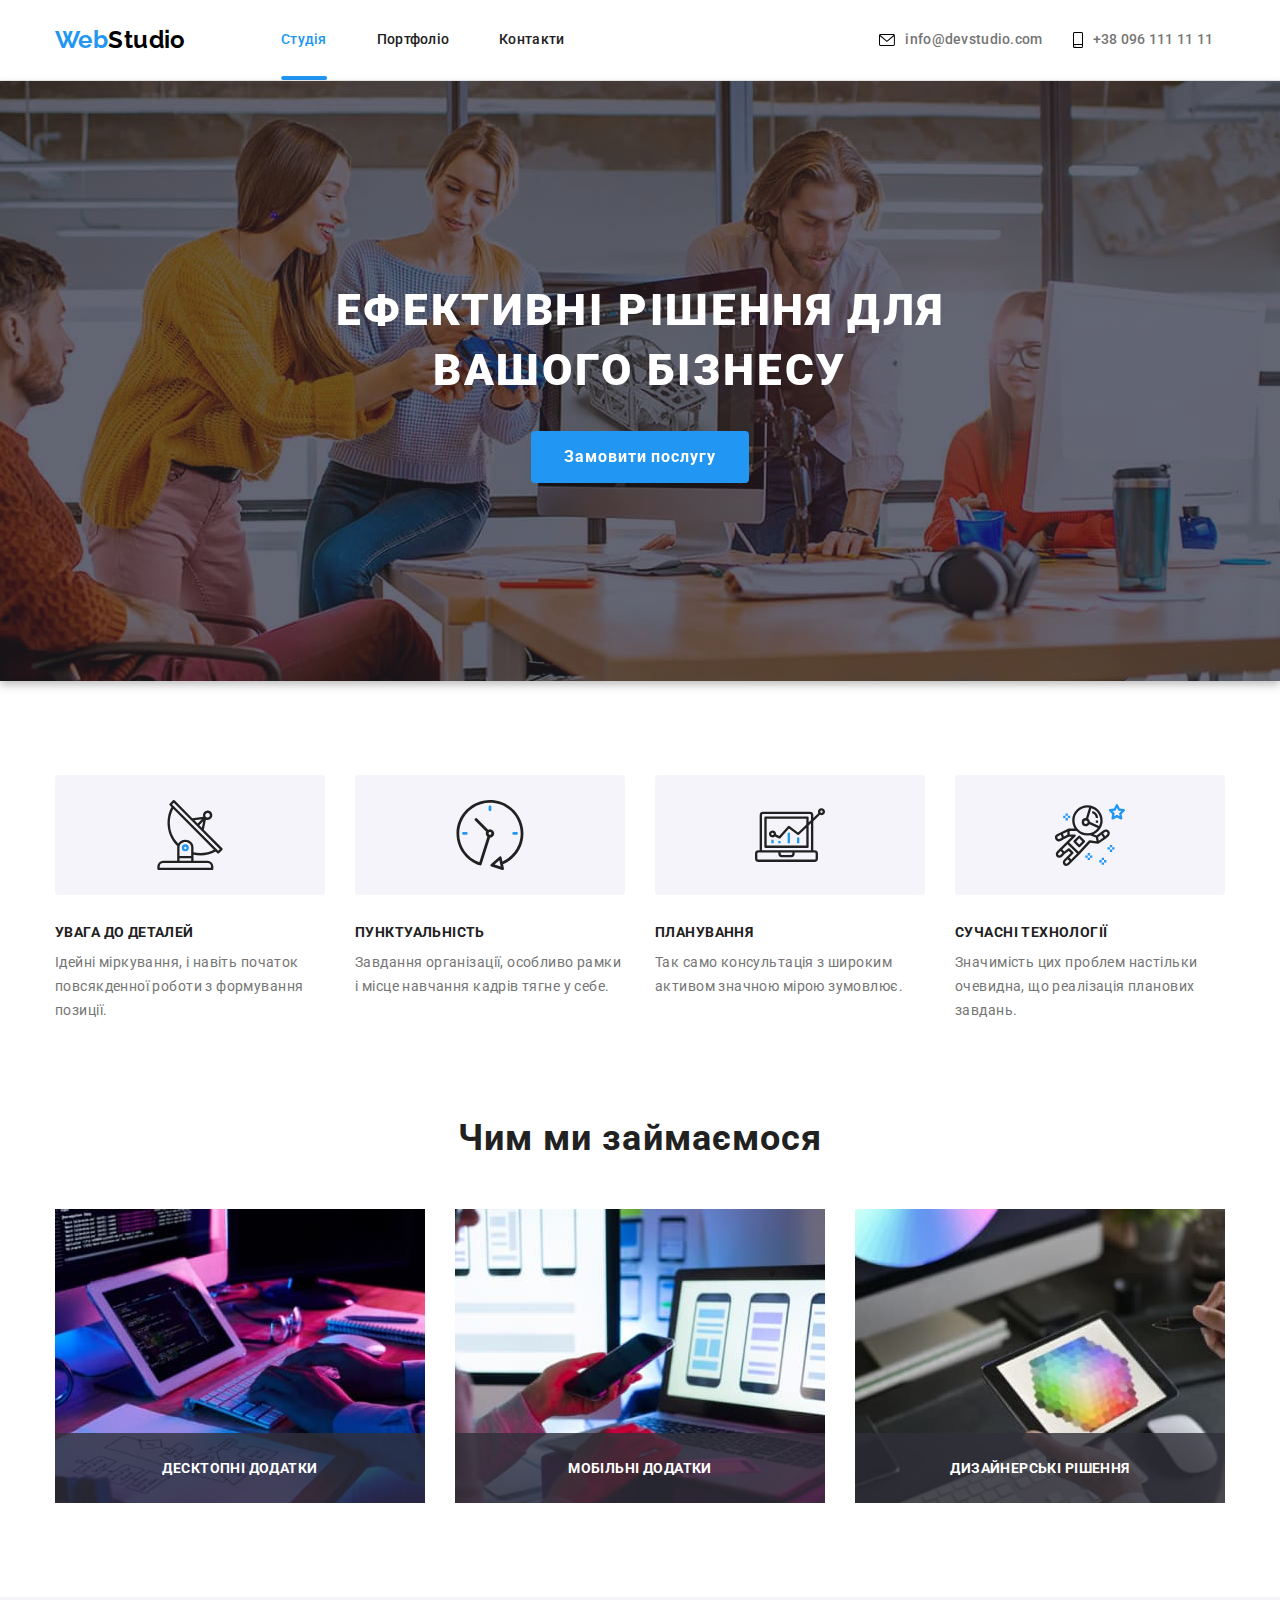
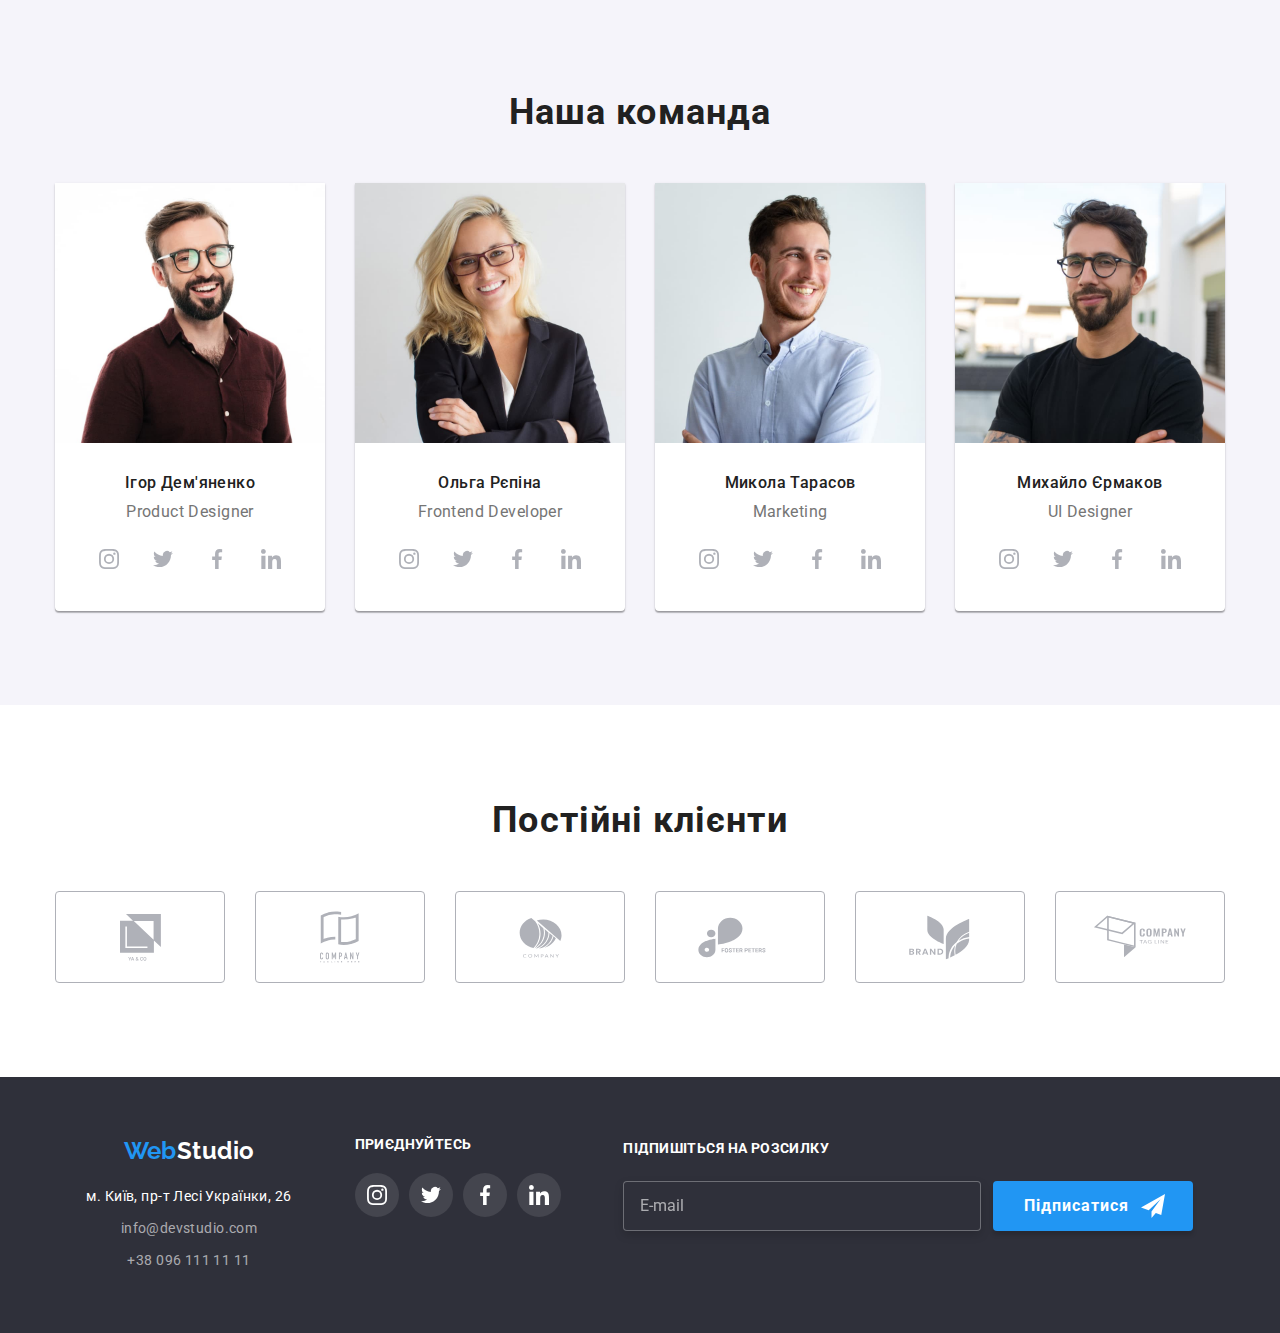
<file: index.html>
<!DOCTYPE html>
<html lang="uk">
  <head>
    <meta charset="UTF-8" />
    <meta http-equiv="X-UA-Compatible" content="IE=edge" />
    <meta name="viewport" content="width=device-width, initial-scale=1.0" />
    <link rel="preconnect" href="https://fonts.googleapis.com" />
    <link rel="preconnect" href="https://fonts.gstatic.com" crossorigin />
    <link
      href="https://fonts.googleapis.com/css2?family=Raleway:wght@700&family=Roboto:wght@400;500;700;900&display=swap"
      rel="stylesheet"
    />
    <link
      rel="stylesheet"
      href="https://cdnjs.cloudflare.com/ajax/libs/modern-normalize/1.1.0/modern-normalize.min.css"
    />
    <link rel="stylesheet" href="./css/main.min.css" />
    <title>Студія</title>
  </head>
  <body>
    <!-- Верхня лінія сайту -->

    <header class="header">
      <div class="header-nav container">
        <a href="./index.html" class="logo"
          ><span class="logo__first-word">Web</span>Studio</a
        >
        <!-- Мобільне меню -->

        <!-- Кнопка відкритя мобільного меню -->
        <button type="button" class="btn-open-menu" data-menu-open>
          <svg class="icon-open-mob-menu">
            <use href="./imeges/icons.svg#icon-open-menu-mob"></use>
          </svg>
        </button>

        <!-- Вікно мобільного меню -->
        <div class="mob-menu is-hidden" data-menu>
          <!-- Кнопка закритя мобільного меню -->
          <button type="button" class="btn-close-menu" data-menu-close>
            <svg class="icon-close-mob-menu">
              <use href="./imeges/icons.svg#icon-close-menu-mob"></use>
            </svg>
          </button>

          <!-- Вміст мобільного меню -->
          <ul class="mob-nav__list list">
            <li class="mob-nav__item">
              <a
                href="./index.html"
                class="mob-nav__link mob-nav__link__current link"
                >Студія</a
              >
            </li>
            <li class="mob-nav__item">
              <a href="./portfolio.html" class="mob-nav__link link"
                >Портфоліо</a
              >
            </li>
            <li class="mob-nav__item">
              <a href="" class="mob-nav__link link">Контакти</a>
            </li>
          </ul>

          <ul class="mob-contacts__list list">
            <li class="mob-contacts__item">
              <a href="tel:+380961111111" class="mob-contacts__link-tel link">
                +38 096 111 11 11
              </a>
            </li>
            <li class="mob-contacts__item">
              <a
                href="mailto:info@devstudio.com"
                class="mob-contacts__link-mob link"
              >
                info@devstudio.com</a
              >
            </li>
          </ul>
          <ul class="mob-soc__list list">
            <li class="mob-soc__item">
              <a href="" class="mob-soc__link link">Instagram</a>
            </li>
            <li class="mob-soc__item">
              <a href="" class="mob-soc__link link">Twitter</a>
            </li>
            <li class="mob-soc__item">
              <a href="" class="mob-soc__link link">Facebook</a>
            </li>
            <li class="mob-soc__item">
              <a href="" class="mob-soc__link link">LinkedIn</a>
            </li>
          </ul>
        </div>

        <!-- Навігація для планшетної та десктопної версії сайту -->
        <ul class="site-nav list">
          <li class="site-nav__item">
            <a
              href="./index.html"
              class="site-nav__link site-nav__link__current"
              >Студія</a
            >
          </li>
          <li class="site-nav__item">
            <a href="./portfolio.html" class="site-nav__link">Портфоліо</a>
          </li>
          <li class="site-nav__item">
            <a href="" class="site-nav__link">Контакти</a>
          </li>
        </ul>
        <ul class="list-contacts list">
          <li class="list-contacts__item">
            <a href="mailto:info@devstudio.com" class="list-contacts__link">
              <svg
                class="list-contacts__icon mail-icon"
                width="16px"
                height="12px"
              >
                <use href="./imeges/icons.svg#icon-envelope"></use>
              </svg>
              info@devstudio.com</a
            >
          </li>
          <li class="list-contacts__item">
            <a href="tel:+380961111111" class="list-contacts__link">
              <svg
                class="list-contacts__icon mobile-icon"
                width="10px"
                height="16px"
              >
                <use href="./imeges/icons.svg#icon-smartphone"></use>
              </svg>
              +38 096 111 11 11
            </a>
          </li>
        </ul>
      </div>
    </header>

    <!-- Шапка сайту -->

    <main>
      <section class="hero">
        <div class="hero-wrapp">
          <h1 class="hero-title">Ефективні рішення для вашого бізнесу</h1>
          <button type="button" class="hero-btn" data-modal-open>
            Замовити послугу
          </button>
        </div>
      </section>

      <!-- Переваги веб-студії -->

      <section class="section">
        <div class="benefits container">
          <h2 class="visually-hidden">Переваги веб-студії</h2>
          <ul class="benefits-list list">
            <li class="benefits-item">
              <div class="benefits-imeges">
                <svg width="70px" height="70px">
                  <use href="./imeges/icons.svg#icon-antenna"></use>
                </svg>
              </div>
              <h3 class="benefits-titles">УВАГА ДО ДЕТАЛЕЙ</h3>
              <p>
                Ідейні міркування, і навіть початок повсякденної роботи з
                формування позиції.
              </p>
            </li>
            <li class="benefits-item">
              <div class="benefits-imeges">
                <svg width="70px" height="70px">
                  <use href="./imeges/icons.svg#icon-clock"></use>
                </svg>
              </div>
              <h3 class="benefits-titles">ПУНКТУАЛЬНІСТЬ</h3>
              <p>
                Завдання організації, особливо рамки і місце навчання кадрів
                тягне у себе.
              </p>
            </li>
            <li class="benefits-item">
              <div class="benefits-imeges">
                <svg width="70px" height="70px">
                  <use href="./imeges/icons.svg#icon-diagram"></use>
                </svg>
              </div>
              <h3 class="benefits-titles">ПЛАНУВАННЯ</h3>
              <p>
                Так само консультація з широким активом значною мірою зумовлює.
              </p>
            </li>
            <li class="benefits-item">
              <div class="benefits-imeges">
                <svg width="70px" height="70px">
                  <use href="./imeges/icons.svg#icon-astronaut"></use>
                </svg>
              </div>
              <h3 class="benefits-titles">СУЧАСНІ ТЕХНОЛОГІЇ</h3>
              <p>
                Значимість цих проблем настільки очевидна, що реалізація
                планових завдань.
              </p>
            </li>
          </ul>
        </div>
      </section>

      <!-- Профіль веб-студії -->

      <section>
        <div class="speciality container">
          <h2 class="section-title">Чим ми займаємося</h2>
          <ul class="speciality-list list">
            <li class="item">
              <div class="speciality-wrapper">
                <img
                  srcset="
                    ./imeges/imeges-speciality/development.jpg    1x,
                    ./imeges/imeges-speciality/development-2x.jpg 2x
                  "
                  src="./imeges/imeges-speciality/development.jpg"
                  alt="Послуга розробки"
                  width="370"
                />
                <div class="speciality-text"><p>Десктопні додатки</p></div>
              </div>
            </li>
            <li class="item">
              <div class="speciality-wrapper">
                <img
                  srcset="
                    ./imeges/imeges-speciality/mobile-application.jpg    1x,
                    ./imeges/imeges-speciality/mobile-application-2x.jpg 2x
                  "
                  src="./imeges/imeges-speciality/mobile-application.jpg"
                  alt="Послуга розробки мобільних застусунків"
                  width="370"
                />
                <div class="speciality-text"><p>Мобільні додатки</p></div>
              </div>
            </li>
            <li class="item">
              <div class="speciality-wrapper">
                <img
                  srcset="
                    ./imeges/imeges-speciality/web-design.jpg    1x,
                    ./imeges/imeges-speciality/web-design-2x.jpg 2x
                  "
                  src="./imeges/imeges-speciality/web-design.jpg"
                  alt="Послуги веб дизайну"
                  width="370"
                />
                <div class="speciality-text"><p>Дизайнерські рішення</p></div>
              </div>
            </li>
          </ul>
        </div>
      </section>

      <!-- Команда працівників веб-студії -->

      <section class="team-section">
        <h2 class="section-title">Наша команда</h2>
        <ul class="specialists-list list container">
          <li class="specialist-card">
            <picture>
              <source
                srcset="
                  ./imeges/imeges-specialist/igor-demynenko-img-desktop.jpg    1x,
                  ./imeges/imeges-specialist/igor-demynenko-img-desktop-2x.jpg 2x
                "
                media="(min-width:1200px)"
              />
              <source
                srcset="
                  ./imeges/imeges-specialist/igor-demynenko-img-tablet.jpg    1x,
                  ./imeges/imeges-specialist/igor-demynenko-img-tablet-2x.jpg 2x
                "
                media="(min-width:768px)"
              />
              <source
                srcset="
                  ./imeges/imeges-specialist/igor-demynenko-img-mobile.jpg    1x,
                  ./imeges/imeges-specialist/igor-demynenko-img-mobile-2x.jpg 2x
                "
                media="(max-width:767px)"
              />
              <img
                class="photo"
                src="./imeges/imeges-specialist/igor-demynenko-img-mobile.jpg"
                alt="Чоловік в червоній сорочці в окулярах"
              />
            </picture>
            <div class="item-wrapper">
              <h3 class="specialists-title">Ігор Дем'яненко</h3>
              <p class="specialist-profession" lang="en">Product Designer</p>
            </div>
            <div>
              <ul class="social-network-list list">
                <li class="social-network-scroll">
                  <a href="" class="link">
                    <div class="social-network-wrapp">
                      <svg class="icon" width="20px" height="20px">
                        <use href="./imeges/icons.svg#icon-instagram"></use>
                      </svg>
                    </div>
                  </a>
                </li>
                <li class="social-network-scroll">
                  <a href="" class="link">
                    <div class="social-network-wrapp">
                      <svg class="icon" width="20px" height="20px">
                        <use href="./imeges/icons.svg#icon-twitter"></use>
                      </svg>
                    </div>
                  </a>
                </li>
                <li class="social-network-scroll">
                  <a href="" class="link">
                    <div class="social-network-wrapp">
                      <svg class="icon" width="20px" height="20px">
                        <use href="./imeges/icons.svg#icon-facebook"></use>
                      </svg>
                    </div>
                  </a>
                </li>
                <li class="social-network-scroll">
                  <a href="" class="link">
                    <div class="social-network-wrapp">
                      <svg class="icon" width="20px" height="20px">
                        <use href="./imeges/icons.svg#icon-linkedin"></use>
                      </svg>
                    </div>
                  </a>
                </li>
              </ul>
            </div>
          </li>
          <li class="specialist-card">
            <picture>
              <source
                srcset="
                  ./imeges/imeges-specialist/olga-repina-img-desktop.jpg    1x,
                  ./imeges/imeges-specialist/olga-repina-img-desktop-2x.jpg 2x
                "
                media="(min-width:1200px)"
              />
              <source
                srcset="
                  ./imeges/imeges-specialist/olga-repina-img-tablet.jpg    1x,
                  ./imeges/imeges-specialist/olga-repina-img-tablet-2x.jpg 2x
                "
                media="(min-width:768px)"
              />
              <source
                srcset="
                  ./imeges/imeges-specialist/olga-repina-img-mobile.jpg    1x,
                  ./imeges/imeges-specialist/olga-repina-img-mobile-2x.jpg 2x
                "
                media="(max-width:767px)"
              />
              <img
                class="photo"
                src="./imeges/imeges-specialist/olga-repina-img-mobile.jpg"
                alt="Жінка в чорному піджаку в окулярах"
              />
            </picture>
            <div class="item-wrapper">
              <h3 class="specialists-title">Ольга Рєпіна</h3>
              <p class="specialist-profession" lang="en">Frontend Developer</p>
            </div>
            <div>
              <ul class="social-network-list list">
                <li class="social-network-scroll">
                  <a href="" class="link">
                    <div class="social-network-wrapp">
                      <svg class="icon" width="20px" height="20px">
                        <use href="./imeges/icons.svg#icon-instagram"></use>
                      </svg>
                    </div>
                  </a>
                </li>
                <li class="social-network-scroll">
                  <a href="" class="link">
                    <div class="social-network-wrapp">
                      <svg class="icon" width="20px" height="20px">
                        <use href="./imeges/icons.svg#icon-twitter"></use>
                      </svg>
                    </div>
                  </a>
                </li>
                <li class="social-network-scroll">
                  <a href="" class="link">
                    <div class="social-network-wrapp">
                      <svg class="icon" width="20px" height="20px">
                        <use href="./imeges/icons.svg#icon-facebook"></use>
                      </svg>
                    </div>
                  </a>
                </li>
                <li class="social-network-scroll">
                  <a href="" class="link">
                    <div class="social-network-wrapp">
                      <svg class="icon" width="20px" height="20px">
                        <use href="./imeges/icons.svg#icon-linkedin"></use>
                      </svg>
                    </div>
                  </a>
                </li>
              </ul>
            </div>
          </li>
          <li class="specialist-card">
            <picture>
              <source
                srcset="
                  ./imeges/imeges-specialist/mykola-tarasov-img-desktop.jpg    1x,
                  ./imeges/imeges-specialist/mykola-tarasov-img-desktop-2x.jpg 2x
                "
                media="(min-width:1200px)"
              />
              <source
                srcset="
                  ./imeges/imeges-specialist/mykola-tarasov-img-tablet.jpg    1x,
                  ./imeges/imeges-specialist/mykola-tarasov-img-tablet-2x.jpg 2x
                "
                media="(min-width:768px)"
              />
              <source
                srcset="
                  ./imeges/imeges-specialist/mykola-tarasov-img-mobile.jpg    1x,
                  ./imeges/imeges-specialist/mykola-tarasov-img-mobile-2x.jpg 2x
                "
                media="(max-width:767px)"
              />
              <img
                class="photo"
                src="./imeges/imeges-specialist/mykola-tarasov-img-mobile.jpg"
                alt="Чоловік в голубій сорочці"
              />
            </picture>
            <div class="item-wrapper">
              <h3 class="specialists-title">Микола Тарасов</h3>
              <p class="specialist-profession" lang="en">Marketing</p>
            </div>
            <div>
              <ul class="social-network-list list">
                <li class="social-network-scroll">
                  <a href="" class="link">
                    <div class="social-network-wrapp">
                      <svg class="icon" width="20px" height="20px">
                        <use href="./imeges/icons.svg#icon-instagram"></use>
                      </svg>
                    </div>
                  </a>
                </li>
                <li class="social-network-scroll">
                  <a href="" class="link">
                    <div class="social-network-wrapp">
                      <svg class="icon" width="20px" height="20px">
                        <use href="./imeges/icons.svg#icon-twitter"></use>
                      </svg>
                    </div>
                  </a>
                </li>
                <li class="social-network-scroll">
                  <a href="" class="link">
                    <div class="social-network-wrapp">
                      <svg class="icon" width="20px" height="20px">
                        <use href="./imeges/icons.svg#icon-facebook"></use>
                      </svg>
                    </div>
                  </a>
                </li>
                <li class="social-network-scroll">
                  <a href="" class="link">
                    <div class="social-network-wrapp">
                      <svg class="icon" width="20px" height="20px">
                        <use href="./imeges/icons.svg#icon-linkedin"></use>
                      </svg>
                    </div>
                  </a>
                </li>
              </ul>
            </div>
          </li>
          <li class="specialist-card">
            <picture>
              <source
                srcset="
                  ./imeges/imeges-specialist/myhailo-yermakov-img-desktop.jpg    1x,
                  ./imeges/imeges-specialist/myhailo-yermakov-img-desktop-2x.jpg 2x
                "
                media="(min-width:1200px)"
              />
              <source
                srcset="
                  ./imeges/imeges-specialist/myhailo-yermakov-img-tablet.jpg    1x,
                  ./imeges/imeges-specialist/myhailo-yermakov-img-tablet-2x.jpg 2x
                "
                media="(min-width:768px)"
              />
              <source
                srcset="
                  ./imeges/imeges-specialist/myhailo-yermakov-img-mobile.jpg    1x,
                  ./imeges/imeges-specialist/myhailo-yermakov-img-mobile-2x.jpg 2x
                "
                media="(max-width:767px)"
              />
              <img
                class="photo"
                src="./imeges/imeges-specialist/myhailo-yermakov-img-mobile.jpg"
                alt="Чоловік в черній футболці в окулярах"
              />
            </picture>
            <div class="item-wrapper">
              <h3 class="specialists-title">Михайло Єрмаков</h3>
              <p class="specialist-profession" lang="en">UI Designer</p>
            </div>
            <div>
              <ul class="social-network-list list">
                <li class="social-network-scroll">
                  <a href="" class="link">
                    <div class="social-network-wrapp">
                      <svg class="icon" width="20px" height="20px">
                        <use href="./imeges/icons.svg#icon-instagram"></use>
                      </svg>
                    </div>
                  </a>
                </li>
                <li class="social-network-scroll">
                  <a href="" class="link">
                    <div class="social-network-wrapp">
                      <svg class="icon" width="20px" height="20px">
                        <use href="./imeges/icons.svg#icon-twitter"></use>
                      </svg>
                    </div>
                  </a>
                </li>
                <li class="social-network-scroll">
                  <a href="" class="link">
                    <div class="social-network-wrapp">
                      <svg class="icon" width="20px" height="20px">
                        <use href="./imeges/icons.svg#icon-facebook"></use>
                      </svg>
                    </div>
                  </a>
                </li>
                <li class="social-network-scroll">
                  <a href="" class="link">
                    <div class="social-network-wrapp">
                      <svg class="icon" width="20px" height="20px">
                        <use href="./imeges/icons.svg#icon-linkedin"></use>
                      </svg>
                    </div>
                  </a>
                </li>
              </ul>
            </div>
          </li>
        </ul>
      </section>

      <!-- Постійні клієнти -->

      <section class="container clients">
        <h2 class="section-title">Постійні клієнти</h2>
        <ul class="clients-list list">
          <li class="clients-scroll">
            <a href="" class="link">
              <div class="clients-wrapp">
                <svg width="41px" height="47px">
                  <use href="./imeges/icons.svg#icon-yaco-company"></use>
                </svg>
              </div>
            </a>
          </li>
          <li class="clients-scroll">
            <a href="" class="link">
              <div class="clients-wrapp">
                <svg width="40px" height="52px">
                  <use href="./imeges/icons.svg#icon-tagline-company"></use>
                </svg>
              </div>
            </a>
          </li>
          <li class="clients-scroll">
            <a href="" class="link">
              <div class="clients-wrapp">
                <svg width="43px" height="41px">
                  <use href="./imeges/icons.svg#icon-object"></use>
                </svg>
              </div>
            </a>
          </li>
          <li class="clients-scroll">
            <a href="" class="link">
              <div class="clients-wrapp">
                <svg width="84px" height="41px">
                  <use href="./imeges/icons.svg#icon-foster-peters"></use>
                </svg>
              </div>
            </a>
          </li>
          <li class="clients-scroll">
            <a href="" class="link">
              <div class="clients-wrapp">
                <svg width="63px" height="45px">
                  <use href="./imeges/icons.svg#icon-brand"></use>
                </svg>
              </div>
            </a>
          </li>
          <li class="clients-scroll">
            <a href="" class="link">
              <div class="clients-wrapp">
                <svg width="94px" height="44px">
                  <use href="./imeges/icons.svg#icon-cube-tagline"></use>
                </svg>
              </div>
            </a>
          </li>
        </ul>
      </section>
    </main>

    <!-- Нижня лінія сайту -->

    <footer class="footer">
      <div class="container footer-container">
        <div class="container-logo-adress">
          <div class="logo-footer">
            <a href="./index.html" class="logo-footer-link link"
              ><span class="logo__first-word">Web</span
              ><span class="logo-second-word">Studio</span></a
            >
          </div>
          <address class="address">
            <a
              href="https://goo.gl/maps/TEBKrd3tF9hV3VJEA"
              class="address-link link"
              >м. Київ, пр-т Лесі Українки, 26</a
            >
          </address>
          <ul class="contacts-footer-list list">
            <li class="contacts-footer-item">
              <a
                href="mailto:info@devstudio.com"
                class="contacts-footer-link link"
                >info@devstudio.com</a
              >
            </li>
            <li class="contacts-footer-item">
              <a href="tel:+380961111111" class="contacts-footer-link link"
                >+38 096 111 11 11</a
              >
            </li>
          </ul>
        </div>

        <div class="social-network-footer">
          <strong class="join">приєднуйтесь</strong>
          <ul class="social-network-footer-list list">
            <li class="social-network-scroll">
              <a href="" class="link">
                <div class="social-network-footer-wrapp">
                  <svg class="icon-footer" width="20px" height="20px">
                    <use href="./imeges/icons.svg#icon-instagram"></use>
                  </svg>
                </div>
              </a>
            </li>
            <li class="social-network-scroll">
              <a href="" class="link">
                <div class="social-network-footer-wrapp">
                  <svg class="icon-footer" width="20px" height="20px">
                    <use href="./imeges/icons.svg#icon-twitter"></use>
                  </svg>
                </div>
              </a>
            </li>
            <li class="social-network-scroll">
              <a href="" class="link">
                <div class="social-network-footer-wrapp">
                  <svg class="icon-footer" width="20px" height="20px">
                    <use href="./imeges/icons.svg#icon-facebook"></use>
                  </svg>
                </div>
              </a>
            </li>
            <li class="social-network-scroll">
              <a href="" class="link">
                <div class="social-network-footer-wrapp">
                  <svg class="icon-footer" width="20px" height="20px">
                    <use href="./imeges/icons.svg#icon-linkedin"></use>
                  </svg>
                </div>
              </a>
            </li>
          </ul>
        </div>
        <div class="mailing-list">
          <b class="mailing-list-plea">Підпишіться на розсилку</b>
          <div class="mailing-list-wrapper">
            <form class="mailing-list-form">
              <input
                type="email"
                id="mail"
                name="mailingList"
                placeholder="E-mail"
              />
              <button class="btn-mailing" type="submit">
                Підписатися
                <svg class="icon-mailing-list" width="24px" height="24px">
                  <use href="./imeges/icons.svg#icon-airplane"></use>
                </svg>
              </button>
            </form>
          </div>
        </div>
      </div>
    </footer>

    <!-- Модальне вікно -->
    <div class="backdrop is-hidden" data-modal>
      <div class="modal">
        <button type="button" class="close-button" data-modal-close>
          <svg class="icon-close" width="30px" height="30px">
            <use href="./imeges/icons.svg#icon-cross"></use>
          </svg>
        </button>
        <p class="modal-title">Залиште свої дані, ми вам передзвонимо</p>
        <form>
          <div class="modal-wrapper">
            <div class="modal-element-wrapper">
              <label for="name">Ім'я</label>
              <div class="input-wrapper">
                <svg class="icon-modal">
                  <use href="./imeges/icons.svg#icon-person"></use>
                </svg>
                <input type="text" id="name" name="name" />
              </div>
            </div>
            <div class="modal-element-wrapper">
              <label for="tel">Телефон</label>
              <div class="input-wrapper">
                <svg class="icon-modal">
                  <use href="./imeges/icons.svg#icon-phone"></use>
                </svg>
                <input type="tel" id="tel" name="telephone" />
              </div>
            </div>
            <div class="modal-element-wrapper">
              <label for="email">Пошта</label>
              <div class="input-wrapper">
                <svg class="icon-modal">
                  <use href="./imeges/icons.svg#icon-email"></use>
                </svg>
                <input type="email" id="email" name="email" />
              </div>
            </div>
            <div class="modal-element-wrapper">
              <label for="comment">Коментар</label>
              <textarea
                name="comment"
                id="comment"
                placeholder="Введіть текст"
              ></textarea>
            </div>
          </div>
          <div class="modal-checkbox-wrapper">
            <input
              class="checkbox-agreement visually-hidden"
              type="checkbox"
              id="agreement"
              name="agreement"
            />
            <label for="agreement">
              <div class="custom-checkbox">
                <svg width="16px" height="15px">
                  <use href="./imeges/icons.svg#icon-check"></use>
                </svg>
              </div>
              <p class="checkbox-text">
                Погоджуюся з розсилкою та приймаю <a href="">Умови договору</a>
              </p>
            </label>
          </div>
          <button class="btn-send" type="submit">Відправити</button>
        </form>
      </div>
    </div>
    <script src="./js/mobile-menu.js"></script>
    <script src="./js/modal.js"></script>
  </body>
</html>
</file>
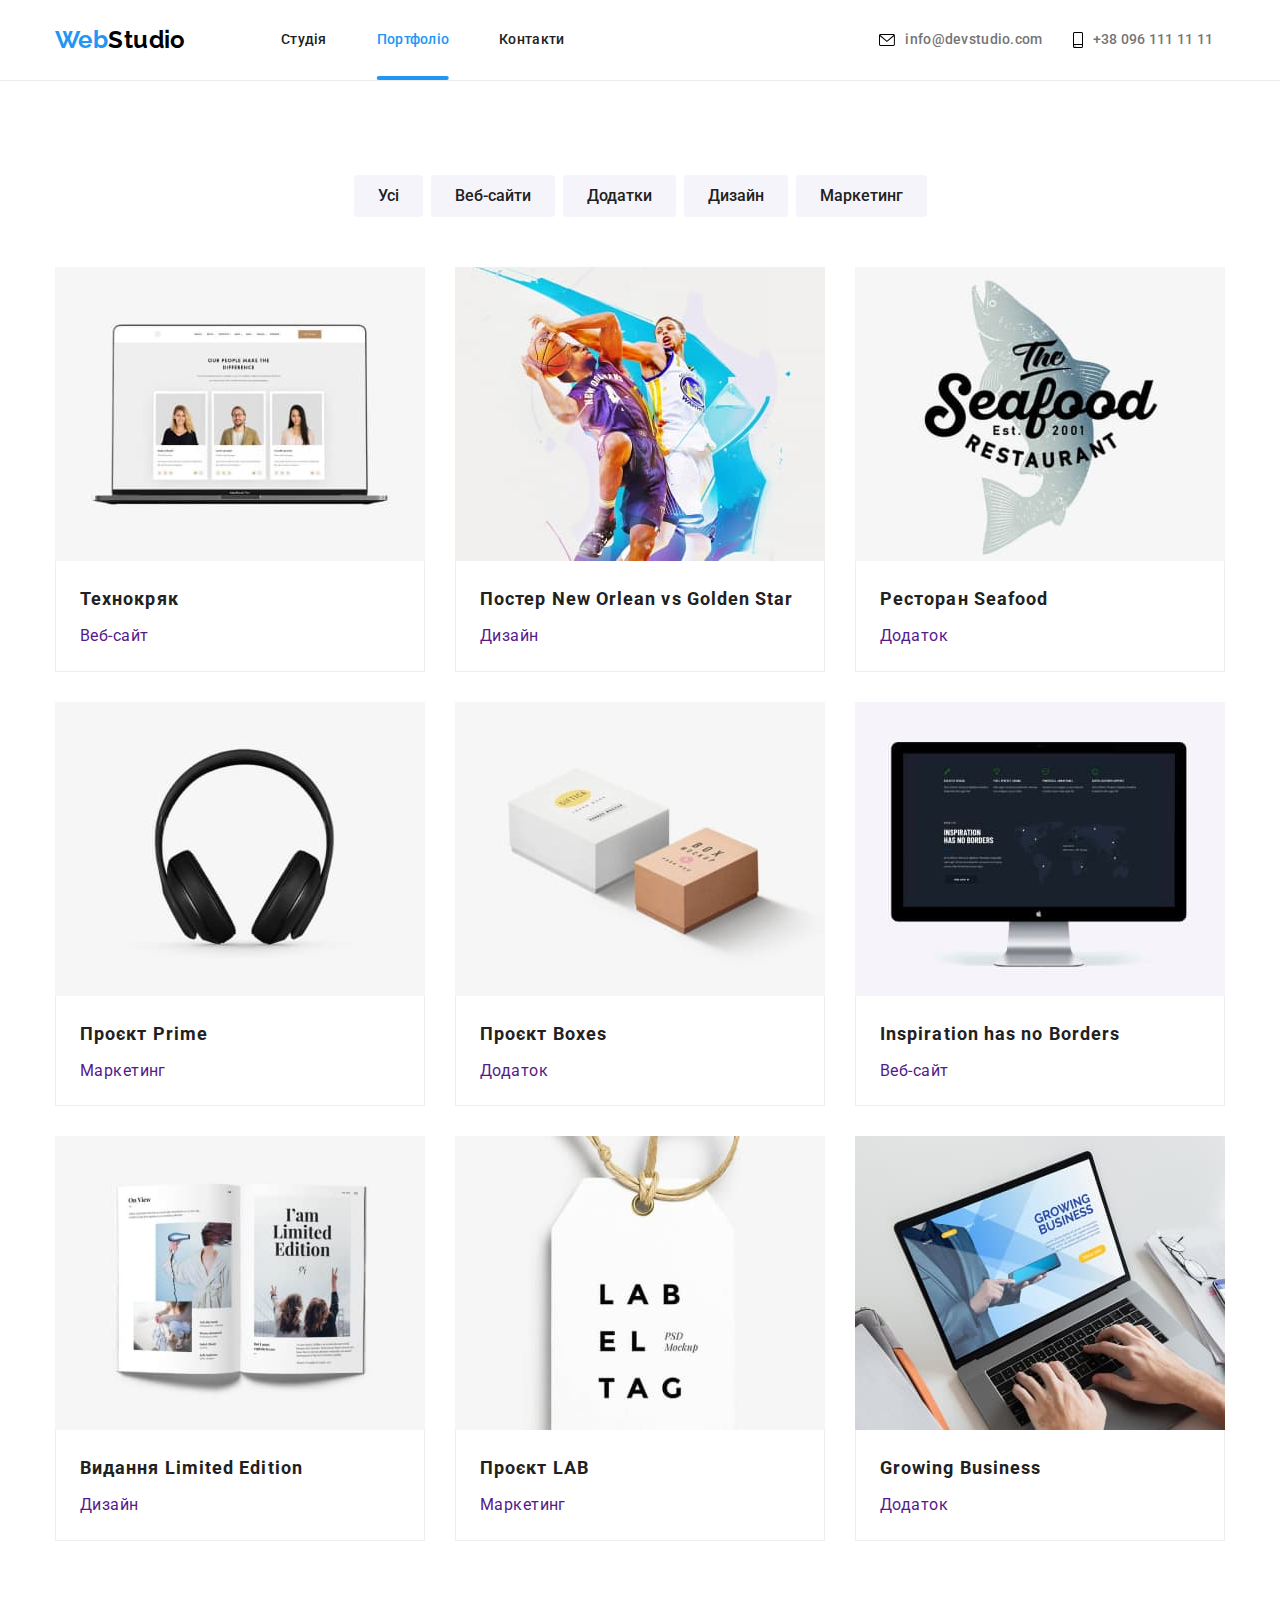
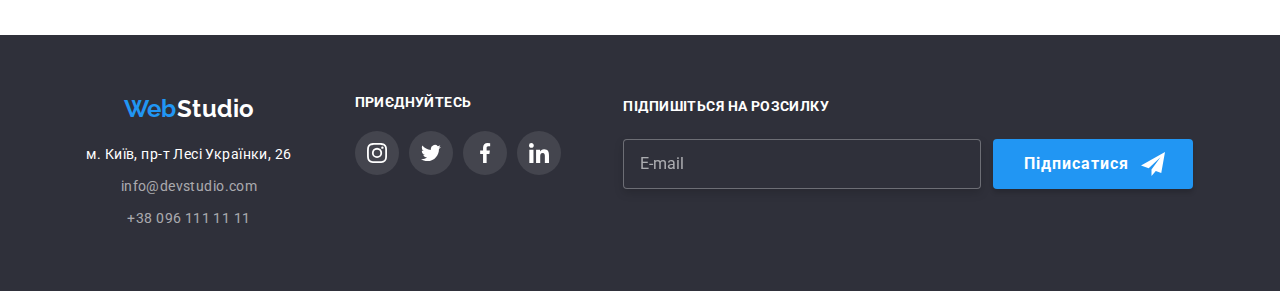
<file: portfolio.html>
<!DOCTYPE html>
<html lang="uk">
  <head>
    <meta charset="UTF-8" />
    <meta http-equiv="X-UA-Compatible" content="IE=edge" />
    <meta name="viewport" content="width=device-width, initial-scale=1.0" />
    <link rel="preconnect" href="https://fonts.googleapis.com" />
    <link rel="preconnect" href="https://fonts.gstatic.com" crossorigin />
    <link
      href="https://fonts.googleapis.com/css2?family=Raleway:wght@700&family=Roboto:wght@400;500;700;900&display=swap"
      rel="stylesheet"
    />
    <link
      rel="stylesheet"
      href="https://cdnjs.cloudflare.com/ajax/libs/modern-normalize/1.1.0/modern-normalize.min.css"
    />
    <link rel="stylesheet" href="./css/main.min.css" />
    <title>Студія</title>
  </head>
  <body>
    <!-- Верхня лінія сайту -->
    <header class="header">
      <div class="header-nav container">
        <a href="./index.html" class="logo"
          ><span class="logo__first-word">Web</span>Studio</a
        >
        <ul class="site-nav list">
          <li class="site-nav__item">
            <a href="./index.html" class="site-nav__link">Студія</a>
          </li>
          <li class="site-nav__item">
            <a
              href="./portfolio.html"
              class="site-nav__link site-nav__link__current"
              >Портфоліо</a
            >
          </li>
          <li class="site-nav__item">
            <a href="" class="site-nav__link">Контакти</a>
          </li>
        </ul>
        <ul class="list-contacts list">
          <li class="list-contacts__item">
            <a href="mailto:info@devstudio.com" class="list-contacts__link">
              <svg
                class="list-contacts__icon mail-icon"
                width="16px"
                height="12px"
              >
                <use href="./imeges/icons.svg#icon-envelope"></use>
              </svg>
              info@devstudio.com</a
            >
          </li>
          <li class="list-contacts__item">
            <a href="tel:+380961111111" class="list-contacts__link">
              <svg
                class="list-contacts__icon mobile-icon"
                width="10px"
                height="16px"
              >
                <use href="./imeges/icons.svg#icon-smartphone"></use>
              </svg>
              +38 096 111 11 11
            </a>
          </li>
        </ul>
      </div>
    </header>
    <!-- Навігація по сайту -->
    <main>
      <nav>
        <div class="container">
          <ul class="nav-btn list">
            <li class="item">
              <button type="button" class="portfolio-btn">Усі</button>
            </li>
            <li class="item">
              <button type="button" class="portfolio-btn">Веб-сайти</button>
            </li>
            <li class="item">
              <button type="button" class="portfolio-btn">Додатки</button>
            </li>
            <li class="item">
              <button type="button" class="portfolio-btn">Дизайн</button>
            </li>
            <li class="item">
              <button type="button" class="portfolio-btn">Маркетинг</button>
            </li>
          </ul>
        </div>
      </nav>
      <!-- Портфоліо -->
      <section class="section">
        <div class="container">
          <h1 class="visually-hidden">Портфоліо</h1>
          <!-- Дану секцію для поліпшення симантичності та покращення пошуку данного сайту потрібно наділити заголовком, потім цей заголовок буде візуально скритий -->
          <ul class="portfolio-list list">
            <li class="portfolio-element">
              <a href="" class="link-portfolio">
                <div class="portfolio-image">
                  <img
                    src="./imeges/images-portfolio/web-desing-techcryk.jpg"
                    alt="Ноутбук з відкритим на ньому веб-сайтом"
                    width="370"
                    height="294"
                  />
                  <div class="portfolio-hover-text">
                    <p>
                      Ресурс пропонує комплексні пропозиції з різним рівнем
                      функціоналу та сервісів. Все це дозволить відвідувачу
                      отримати вичерпні відомості про компанію чи приватну
                      особу.
                    </p>
                  </div>
                </div>
                <div class="discription">
                  <h2 class="portfolio-titles">Технокряк</h2>
                  <p class="portfolio-text">Веб-сайт</p>
                </div>
              </a>
            </li>
            <li class="portfolio-element">
              <a href="" class="link-portfolio">
                <img
                  src="./imeges/images-portfolio/desing-neworlean-goldenstar.jpg"
                  alt="Гравці баскетбольних команд"
                  width="370"
                  height="294"
                />
                <div class="discription">
                  <h2 class="portfolio-titles">
                    Постер <span lang="en">New Orlean vs Golden Star</span>
                  </h2>
                  <p class="portfolio-text">Дизайн</p>
                </div>
              </a>
            </li>
            <li class="portfolio-element">
              <a href="" class="link-portfolio">
                <img
                  src="./imeges/images-portfolio/app-seafood.jpg"
                  alt="Дизайн логотипу з зображеням риби та назвы ресторану"
                  width="370"
                  height="294"
                />
                <div class="discription">
                  <h2 class="portfolio-titles">
                    Ресторан <span lang="en">Seafood</span>
                  </h2>
                  <p class="portfolio-text">Додаток</p>
                </div>
              </a>
            </li>
            <li class="portfolio-element">
              <a href="" class="link-portfolio">
                <img
                  src="./imeges/images-portfolio/marketing-prime.jpg"
                  alt="Накладні навушники"
                  width="370"
                  height="294"
                />
                <div class="discription">
                  <h2 class="portfolio-titles">
                    Проєкт <span lang="en">Prime</span>
                  </h2>
                  <p class="portfolio-text">Маркетинг</p>
                </div>
              </a>
            </li>
            <li class="portfolio-element">
              <a href="" class="link-portfolio">
                <img
                  src="./imeges/images-portfolio/app-boxes.jpg"
                  alt="Біла та коричнева коробка з назвой проєкта"
                  width="370"
                  height="294"
                />
                <div class="discription">
                  <h2 class="portfolio-titles">
                    Проєкт <span lang="en">Boxes</span>
                  </h2>
                  <p class="portfolio-text">Додаток</p>
                </div>
              </a>
            </li>
            <li class="portfolio-element">
              <a href="" class="link-portfolio">
                <img
                  src="./imeges/images-portfolio/web-site-borders.jpg"
                  alt="Моноблок з відкритим на ньому веб-сайтом"
                  width="370"
                  height="294"
                />
                <div class="discription">
                  <h2 class="portfolio-titles" lang="en">
                    Inspiration has no Borders
                  </h2>
                  <p class="portfolio-text">Веб-сайт</p>
                </div>
              </a>
            </li>
            <li class="portfolio-element">
              <a href="" class="link-portfolio">
                <img
                  src="./imeges/images-portfolio/desing-limited-edition.jpg"
                  alt="Глянцевий журнал з назвою видання"
                  width="370"
                  height="294"
                />
                <div class="discription">
                  <h2 class="portfolio-titles">
                    Видання <span lang="en">Limited Edition</span>
                  </h2>
                  <p class="portfolio-text">Дизайн</p>
                </div>
              </a>
            </li>
            <li class="portfolio-element">
              <a href="" class="link-portfolio">
                <img
                  src="./imeges/images-portfolio/marketing-lab.jpg"
                  alt="Бірка з білого картону з назвою проєкта"
                  width="370"
                  height="294"
                />
                <div class="discription">
                  <h2 class="portfolio-titles">
                    Проєкт <span lang="en">LAB</span>
                  </h2>
                  <p class="portfolio-text">Маркетинг</p>
                </div>
              </a>
            </li>
            <li class="portfolio-element">
              <a href="" class="link-portfolio">
                <img
                  src="./imeges/images-portfolio/app-growing.jpg"
                  alt="Людина працююча за ноутбуком в додатку"
                  width="370"
                  height="294"
                />
                <div class="discription">
                  <h2 class="portfolio-titles" lang="en">Growing Business</h2>
                  <p class="portfolio-text">Додаток</p>
                </div>
              </a>
            </li>
          </ul>
        </div>
      </section>
    </main>

    <!-- Нижня лінія сайту -->
    <footer class="footer">
      <div class="container footer-container">
        <div class="container-logo-adress">
          <div class="logo-footer">
            <a href="./index.html" class="logo-footer-link link"
              ><span class="logo__first-word">Web</span
              ><span class="logo-second-word">Studio</span></a
            >
          </div>
          <address class="address">
            <a
              href="https://goo.gl/maps/TEBKrd3tF9hV3VJEA"
              class="address-link link"
              >м. Київ, пр-т Лесі Українки, 26</a
            >
          </address>
          <ul class="contacts-footer-list list">
            <li class="contacts-footer-item">
              <a
                href="mailto:info@devstudio.com"
                class="contacts-footer-link link"
                >info@devstudio.com</a
              >
            </li>
            <li class="contacts-footer-item">
              <a href="tel:+380961111111" class="contacts-footer-link link"
                >+38 096 111 11 11</a
              >
            </li>
          </ul>
        </div>

        <div class="social-network-footer">
          <strong class="join">приєднуйтесь</strong>
          <ul class="social-network-footer-list list">
            <li class="social-network-scroll">
              <a href="" class="link">
                <div class="social-network-footer-wrapp">
                  <svg class="icon-footer" width="20px" height="20px">
                    <use href="./imeges/icons.svg#icon-instagram"></use>
                  </svg>
                </div>
              </a>
            </li>
            <li class="social-network-scroll">
              <a href="" class="link">
                <div class="social-network-footer-wrapp">
                  <svg class="icon-footer" width="20px" height="20px">
                    <use href="./imeges/icons.svg#icon-twitter"></use>
                  </svg>
                </div>
              </a>
            </li>
            <li class="social-network-scroll">
              <a href="" class="link">
                <div class="social-network-footer-wrapp">
                  <svg class="icon-footer" width="20px" height="20px">
                    <use href="./imeges/icons.svg#icon-facebook"></use>
                  </svg>
                </div>
              </a>
            </li>
            <li class="social-network-scroll">
              <a href="" class="link">
                <div class="social-network-footer-wrapp">
                  <svg class="icon-footer" width="20px" height="20px">
                    <use href="./imeges/icons.svg#icon-linkedin"></use>
                  </svg>
                </div>
              </a>
            </li>
          </ul>
        </div>
        <div class="mailing-list">
          <b class="mailing-list-plea">Підпишіться на розсилку</b>
          <div class="mailing-list-wrapper">
            <form class="mailing-list-form">
              <input
                type="email"
                id="mail"
                name="mailingList"
                placeholder="E-mail"
              />
              <button class="btn-mailing" type="submit">
                Підписатися
                <svg class="icon-mailing-list" width="24px" height="24px">
                  <use href="./imeges/icons.svg#icon-airplane"></use>
                </svg>
              </button>
            </form>
          </div>
        </div>
      </div>
    </footer>
  </body>
</html>
</file>
<file: css/main.min.css>
h1,h2,h3,h4,h5,h6,p,ul{margin:0}ul{padding-left:0}.list{list-style:none}.link,.link-portfolio{text-decoration:none}.btn-open-menu{width:40px;height:40px;border:none;background-color:#fff;position:absolute;top:10px;right:15px;cursor:pointer}@media screen and (min-width: 768px){.btn-open-menu{display:none}}.icon-open-mob-menu{width:24px;height:16px;position:absolute;top:50%;left:50%;transform:translate(-50%, -50%);display:inline-block}.btn-open-menu .icon-open-mob-menu:hover{fill:#2196f3}.btn-close-menu{width:40px;height:40px;border:none;background-color:#fff;position:absolute;top:10px;right:15px;cursor:pointer}.icon-close-mob-menu{width:24px;height:16px;position:absolute;top:50%;left:50%;transform:translate(-50%, -50%);display:inline-block}.btn-close-menu .icon-close-mob-menu:hover{fill:#2196f3}.mob-menu{position:fixed;top:0;right:0;background-color:#fff;width:100vw;height:100vh;z-index:1;padding-top:48px;padding-bottom:48px;padding-left:40px;overflow:auto}.mob-nav__list{margin-top:14px;margin-bottom:302px}.mob-nav__link{font-weight:500;font-size:40px;line-height:1.17px;letter-spacing:.02em;color:#212121}.mob-nav__link:hover{color:#2196f3}.mob-nav__link__current{color:#2196f3}.mob-nav__item:not(:last-child){margin-bottom:46px}.mob-contacts__list{margin-bottom:64px}.mob-contacts__link-tel{font-weight:500;font-size:34px;line-height:1.18;letter-spacing:.02em;color:#2196f3}.mob-contacts__link-mob{font-weight:500;font-size:24px;line-height:1.17;letter-spacing:.02em;color:#757575}.mob-contacts__item:not(:last-child){margin-bottom:32px}.mob-soc__list{display:flex}.mob-soc__link{font-weight:500;font-size:14px;line-height:1.22;letter-spacing:.02em;color:#2196f3}@media screen and (min-width: 480px){.mob-soc__link{font-size:18px}}.mob-soc__item::after{content:"";border:1px solid rgba(33,33,33,.2);transform:rotate(90deg);margin-right:10px;margin-left:10px}.mob-soc__item:last-child::after{content:"";border:none}.visually-hidden{position:absolute;white-space:nowrap;width:1px;height:1px;overflow:hidden;border:0;padding:0;clip:rect(0 0 0 0);-webkit-clip-path:inset(50%);clip-path:inset(50%);margin:-1px}body{background-color:#fff;color:#757575;font-family:"Roboto",sans-serif;font-size:14px;line-height:1.71;letter-spacing:.03em}.container{width:100%;margin:0 auto;padding-left:15px;padding-right:15px}@media screen and (min-width: 480px){.container{width:480px}}@media screen and (min-width: 768px){.container{width:768px}}@media screen and (min-width: 1200px){.container{width:1200px}}.section-title{font-weight:700;font-size:28px;line-height:1.18;text-align:center;letter-spacing:.03em;color:#212121;margin-bottom:30px}@media screen and (min-width: 1200px){.section-title{font-size:36px;line-height:1.17;margin-bottom:50px}}.link,.link-portfolio{transition:color 250ms cubic-bezier(0.4, 0, 0.2, 1)}.link:hover{color:#2196f3}.logo{font-family:"Raleway",sans-serif;font-weight:700;font-size:24px;line-height:1.17;color:#000;text-decoration:none;display:block;width:134px}@media screen and (min-width: 768px){.logo{margin-right:87px}}@media screen and (min-width: 1200px){.logo{margin-right:92px}}.logo__first-word{color:#2196f3}.header{border-bottom:1px solid #ececec}.header-nav{height:60px;padding-top:16px;padding-bottom:16px}@media screen and (min-width: 768px){.header-nav{display:flex;align-items:center;height:80px;padding-top:26px;padding-bottom:26px}}.site-nav{display:flex;margin-right:96px}@media screen and (min-width: 1200px){.site-nav{margin-right:315px}}@media screen and (max-width: 767px){.site-nav{position:absolute;white-space:nowrap;width:1px;height:1px;overflow:hidden;border:0;padding:0;clip:rect(0 0 0 0);-webkit-clip-path:inset(50%);clip-path:inset(50%);margin:-1px}}.site-nav__item:hover .site-nav__link{color:#2196f3}.site-nav__item:not(:last-child){margin-right:50px}.site-nav__link{font-weight:500;font-size:14px;line-height:1.14;letter-spacing:.02em;text-decoration:none;color:#212121;padding:32px 0;display:block;transition:color 250ms cubic-bezier(0.4, 0, 0.2, 1)}.site-nav__link__current{position:relative;color:#2196f3}.site-nav__link__current::after{position:absolute;bottom:0;left:50%;transform:translate(-50%);content:"";display:block;height:4px;width:100%;background:#2196f3;border-radius:2px}.site-nav__link:focus{color:#2196f3;fill:#2196f3}@media screen and (max-width: 767px){.list-contacts{position:absolute;white-space:nowrap;width:1px;height:1px;overflow:hidden;border:0;padding:0;clip:rect(0 0 0 0);-webkit-clip-path:inset(50%);clip-path:inset(50%);margin:-1px}}@media screen and (min-width: 768px){.list-contacts{display:flex;flex-wrap:wrap;margin-top:21px;margin-bottom:21px}}@media screen and (min-width: 1200px){.list-contacts{margin-top:0px;margin-bottom:0px}}.list-contacts__icon{margin-right:10px;transition:fill 250ms cubic-bezier(0.4, 0, 0.2, 1)}.list-contacts__link{display:flex;align-items:center;font-weight:500;font-size:12px;line-height:1.17;letter-spacing:.02em;text-decoration:none;color:#757575;transition:color 250ms cubic-bezier(0.4, 0, 0.2, 1)}@media screen and (min-width: 1200px){.list-contacts__link{font-size:14px;line-height:1.14;padding:32px 0}}.list-contacts__item:not(:last-child){margin-bottom:10px}@media screen and (min-width: 1200px){.list-contacts__item:not(:last-child){margin-bottom:0px;margin-right:30px}}.list-contacts__link:hover,.list-contacts__link:focus{color:#2196f3}.list-contacts__link:hover .list-contacts__icon,.list-contacts__link:focus .list-contacts__icon{fill:#2196f3}.hero-wrapp{text-align:center;margin-left:auto;margin-right:auto;max-width:100%;height:400px;background-color:#c4c4c4;filter:drop-shadow(0px 4px 4px rgba(0, 0, 0, 0.25));background-repeat:no-repeat;background-position:center;background-size:cover;background-image:linear-gradient(to bottom, rgba(47, 48, 58, 0.4), rgba(47, 48, 58, 0.4)),url("../imeges/hero-img-mobile.jpg")}@media(min-device-pixel-ratio: 2),(-webkit-min-device-pixel-ratio: 2),(min-resolution: 192dpi),(min-resolution: 2dppx){.hero-wrapp{background-image:linear-gradient(to bottom, rgba(47, 48, 58, 0.4), rgba(47, 48, 58, 0.4)),url("../imeges/hero-img-mobile-2x.jpg")}}@media screen and (min-width: 768px){.hero-wrapp{max-width:100%;min-height:400px;background-image:linear-gradient(to bottom, rgba(47, 48, 58, 0.4), rgba(47, 48, 58, 0.4)),url("../imeges/hero-img-tablet.jpg")}}@media screen and (min-width: 768px)and (min-device-pixel-ratio: 2),screen and (min-width: 768px)and (-webkit-min-device-pixel-ratio: 2),screen and (min-width: 768px)and (min-resolution: 192dpi),screen and (min-width: 768px)and (min-resolution: 2dppx){.hero-wrapp{background-image:linear-gradient(to bottom, rgba(47, 48, 58, 0.4), rgba(47, 48, 58, 0.4)),url("../imeges/hero-img-tablet-2x.jpg")}}@media screen and (min-width: 1200px){.hero-wrapp{max-width:1600px;min-height:600px;background-image:linear-gradient(to bottom, rgba(47, 48, 58, 0.4), rgba(47, 48, 58, 0.4)),url("../imeges/hero-img-desktop.jpg")}}@media screen and (min-width: 1200px)and (min-device-pixel-ratio: 2),screen and (min-width: 1200px)and (-webkit-min-device-pixel-ratio: 2),screen and (min-width: 1200px)and (min-resolution: 192dpi),screen and (min-width: 1200px)and (min-resolution: 2dppx){.hero-wrapp{background-image:linear-gradient(to bottom, rgba(47, 48, 58, 0.4), rgba(47, 48, 58, 0.4)),url("../imeges/hero-img-desctop-2x.jpg")}}.hero-title{font-weight:900;font-size:26px;line-height:1.61;letter-spacing:.06em;text-transform:uppercase;color:#fff;max-width:360px;margin-left:auto;margin-right:auto;padding-top:118px;padding-bottom:30px}@media screen and (min-width: 1200px){.hero-title{font-size:44px;line-height:1.36;max-width:696px;padding-top:200px}}.hero-btn{font-family:inherit;font-weight:700;font-size:16px;line-height:1.89;letter-spacing:.06em;color:#fff;background-color:#2196f3;cursor:pointer;border:1px solid rgba(0,0,0,0);border-radius:4px;padding:10px 24px;display:inline-block;min-width:200px;margin-bottom:118px}@media screen and (min-width: 1200px){.hero-btn{min-width:216px;padding:10px 32px;margin-bottom:200px}}.hero-btn:active{background-color:#188ce8}.benefits{padding-bottom:60px;padding-top:60px}@media screen and (min-width: 1200px){.benefits{padding-bottom:94px;padding-top:94px}}.benefits-list{display:flex;flex-wrap:wrap;gap:30px}.benefits-item{width:100%}@media screen and (min-width: 768px){.benefits-item{width:calc((100% - 30px)/2)}}@media screen and (min-width: 1200px){.benefits-item{width:calc((100% - 90px)/4)}}.benefits-imeges{width:100%;height:120px;display:flex;align-items:center;justify-content:center;background-color:#f5f4fa;border-radius:4px}.benefits-titles{font-weight:700;font-size:14px;line-height:1.14;text-transform:uppercase;color:#212121;padding-bottom:10px;padding-top:30px}@media screen and (max-width: 767px){.benefits-titles{text-align:center}}.speciality{padding-bottom:94px}@media screen and (max-width: 1199px){.speciality{position:absolute;white-space:nowrap;width:1px;height:1px;overflow:hidden;border:0;padding:0;clip:rect(0 0 0 0);-webkit-clip-path:inset(50%);clip-path:inset(50%);margin:-1px}}.speciality-list{display:flex}.speciality-list .item:not(:last-child){margin-right:30px}.speciality-list img{display:block}.speciality-wrapper{position:relative}.speciality-text{position:absolute;width:100%;height:70px;left:0;bottom:0;font-weight:700;line-height:16px;text-align:center;text-transform:uppercase;color:#fff;background-color:rgba(47,48,58,.8);display:flex;justify-content:center;align-items:center}.team-section{min-width:100%;background-color:#f5f4fa;padding-bottom:60px;padding-top:60px}@media screen and (min-width: 1200px){.team-section{padding-bottom:94px;padding-top:94px}}.specialists-title{font-weight:500;font-size:16px;line-height:1.19;color:#212121;padding-bottom:10px;text-align:center}.specialists-list{display:flex;flex-wrap:wrap;justify-content:center;align-items:center;gap:30px}.specialist-card{background-color:#fff;box-shadow:0px 1px 3px rgba(0,0,0,.12),0px 1px 1px rgba(0,0,0,.14),0px 2px 1px rgba(0,0,0,.2);border-radius:0px 0px 4px 4px;width:100%}@media screen and (min-width: 768px){.specialist-card{width:calc((100% - 30px)/2)}}@media screen and (min-width: 1200px){.specialist-card{width:calc((100% - 90px)/4)}}.photo{display:block;max-width:100%;height:auto}.specialist-profession{font-size:16px;line-height:1.19;text-align:center}.item-wrapper{margin-top:30px;margin-right:20px;margin-left:20px}.social-network-list{display:flex;align-items:center;justify-content:center;margin-top:16px;margin-bottom:24px;margin-left:122px;margin-right:122px}@media screen and (min-width: 768px){.social-network-list{margin-left:74px;margin-right:74px}}@media screen and (min-width: 1200px){.social-network-list{margin-left:32px;margin-right:32px;margin-bottom:30px}}.social-network-wrapp{width:44px;height:44px;border-radius:50%;display:flex;justify-content:center;transition:background-color 250ms cubic-bezier(0.4, 0, 0.2, 1),fill 250ms cubic-bezier(0.4, 0, 0.2, 1)}.social-network-list li:not(:last-child){margin-right:10px}.icon{display:block;margin:auto;fill:#afb1b8;transition:fill 250ms cubic-bezier(0.4, 0, 0.2, 1)}.social-network-scroll:hover .icon{fill:#fff}.social-network-scroll:hover .social-network-wrapp{background-color:#2196f3;fill:#fff}.social-network-wrapp:hover{background-color:#2196f3;fill:#fff}.link:focus .social-network-wrapp{background-color:#2196f3;fill:#fff}.link:focus .icon{fill:#fff}.clients{padding-top:60px;padding-bottom:60px}@media screen and (min-width: 1200px){.clients{padding-top:94px;padding-bottom:94px}}.clients-list{display:flex;flex-wrap:wrap;justify-content:center;gap:30px}.clients-scroll{width:100%}@media screen and (min-width: 480px){.clients-scroll{width:calc((100% - 30px)/2)}}@media screen and (min-width: 768px){.clients-scroll{width:calc((100% - 60px)/3)}}@media screen and (min-width: 1200px){.clients-scroll{width:calc((100% - 150px)/6)}}.clients-wrapp{display:flex;align-items:center;justify-content:center;width:100%;height:92px;border:1px solid #afb1b8;fill:#afb1b8;border-radius:4px;transition:fill 250ms cubic-bezier(0.4, 0, 0.2, 1),border 250ms cubic-bezier(0.4, 0, 0.2, 1)}.clients-wrapp:hover{fill:#2196f3;border:1px solid #2196f3}.link:focus .clients-wrapp{border:1px solid #2196f3;fill:#2196f3}.footer{background-color:#2f303a;padding-top:60px;padding-bottom:60px}@media screen and (min-width: 768px){.footer-container{display:flex;flex-wrap:wrap;justify-content:space-around}}.address{margin-bottom:8px}.address-link{font-size:14px;line-height:1.71;font-style:normal;color:#fff}@media screen and (min-width: 768px){.contacts-footer-list{display:flex;flex-direction:column;align-items:center}}.contacts-footer-link{font-size:14px;line-height:1.71;color:rgba(255,255,255,.6)}.contacts-footer-item{margin-bottom:8px;text-align:center}@media screen and (min-width: 768px){.contacts-footer-item{text-align:start}}.contacts-footer-item:last-child{margin-bottom:0}.social-network-footer{display:flex;flex-direction:column;margin-top:60px;margin-bottom:60px}@media screen and (min-width: 768px){.social-network-footer{margin-top:0;margin-bottom:0}}.social-network-footer-list{display:flex;align-items:center;justify-content:center}.social-network-footer-list li:not(:last-child){margin-right:10px}.social-network-footer-wrapp{width:44px;height:44px;border-radius:50%;display:flex;justify-content:center;background-color:#44454e;transition:background-color 250ms cubic-bezier(0.4, 0, 0.2, 1)}.icon-footer{display:block;margin:auto;fill:#fff}.social-network-footer-wrapp:hover{background-color:#2196f3}.link:focus .social-network-footer-wrapp{background-color:#2196f3}.join{text-align:center;font-weight:700;font-size:14px;line-height:1.14;text-transform:uppercase;color:#fff;margin-bottom:20px}@media screen and (min-width: 1200px){.join{display:flex}}.container-logo-adress{display:flex;flex-direction:column;align-items:center}.logo-footer-link{font-family:"Raleway",sans-serif;font-weight:700;font-size:24px;line-height:1.17;color:#000;text-decoration:none;display:block;width:134px}.logo-footer{text-align:center;margin-bottom:20px}@media screen and (min-width: 768px){.logo-footer{display:flex;justify-content:center}}.logo-second-word{color:#fff}.mailing-list-plea{font-weight:700;line-height:1.14;text-transform:uppercase;color:#fff}@media screen and (min-width: 320px)and (max-width: 1199px){.mailing-list{margin-top:60px;text-align:center}}@media screen and (min-width: 1200px){.mailing-list-form{display:flex}}@media screen and (min-width: 1200px){.mailing-list-wrapper{margin-top:20px}}.mailing-list-wrapper input{width:100%;height:50px;padding-left:16px;background-color:#2f303a;color:#fff;border:1px solid rgba(255,255,255,.3);filter:drop-shadow(0px 4px 4px rgba(0, 0, 0, 0.15));border-radius:4px}@media screen and (min-width: 320px)and (max-width: 1199px){.mailing-list-wrapper input{margin-top:20px;margin-bottom:20px}}@media screen and (min-width: 768px){.mailing-list-wrapper input{display:flex;width:450px}}@media screen and (min-width: 1200px){.mailing-list-wrapper input{max-width:358px;margin-right:12px}}.mailing-list-form input:focus{outline:1px solid rgba(255,255,255,.3)}.mailing-list-wrapper input::-moz-placeholder{font-size:16px;line-height:1.25;color:rgba(255,255,255,.6)}.mailing-list-wrapper input:-ms-input-placeholder{font-size:16px;line-height:1.25;color:rgba(255,255,255,.6)}.mailing-list-wrapper input::placeholder{font-size:16px;line-height:1.25;color:rgba(255,255,255,.6)}.btn-mailing{position:relative;font-size:inherit;font-weight:700;font-size:16px;line-height:1.87;letter-spacing:.06em;color:#fff;width:200px;height:50px;padding:10px 62px 10px 28px;background:#2196f3;box-shadow:0px 4px 4px rgba(0,0,0,.15);border:rgba(0,0,0,0);border-radius:4px;cursor:pointer}.icon-mailing-list{position:absolute;top:50%;left:69%;transform:translateY(-50%);margin-left:10px;margin-right:28px}.btn-mailing:active{background-color:#188ce8}.nav-btn{display:flex;justify-content:center;padding-top:94px;padding-bottom:34px}.nav-btn .item:not(:last-child){margin-right:8px}.portfolio-btn{font-family:inherit;font-weight:500;font-size:16px;line-height:1.6;border-radius:4px;border:2px solid rgba(0,0,0,0);color:#212121;background-color:#f5f4fa;cursor:pointer;display:inline-block;padding:6px 22px;margin-bottom:16px;transition:color 250ms cubic-bezier(0.4, 0, 0.2, 1),background-color 250ms cubic-bezier(0.4, 0, 0.2, 1),box-shadow 250ms cubic-bezier(0.4, 0, 0.2, 1)}.portfolio-btn:hover,.portfolio-btn:focus{color:#fff;background-color:#2196f3;box-shadow:0px 3px 1px rgba(0,0,0,.1),0px 1px 2px rgba(0,0,0,.08),0px 2px 2px rgba(0,0,0,.12)}.portfolio-list{display:flex;flex-wrap:wrap;margin-bottom:94px}.portfolio-element{max-width:370px;margin-right:30px;margin-bottom:30px;background:#fff}.link-portfolio{position:relative;transition:box-shadow 250ms cubic-bezier(0.4, 0, 0.2, 1)}.portfolio-element .link-portfolio{display:block}.portfolio-element:hover .link-portfolio{box-shadow:0px 1px 1px rgba(0,0,0,.12),0px 4px 4px rgba(0,0,0,.06),1px 4px 6px rgba(0,0,0,.16)}.link-portfolio:focus{box-shadow:0px 1px 1px rgba(0,0,0,.12),0px 4px 4px rgba(0,0,0,.06),1px 4px 6px rgba(0,0,0,.16)}.portfolio-element img{display:block;max-width:100%;height:294px}.portfolio-element:nth-child(3n){margin-right:0}.portfolio-element:nth-last-child(-n+3){margin-bottom:0}.portfolio-image{position:relative;overflow:hidden}.discription{border:1px solid #eee;border-top:none;padding-top:20px;padding-bottom:20px;padding-left:24px;padding-right:24px}.portfolio-titles{font-weight:700;font-size:18px;line-height:36px;letter-spacing:.06em;color:#212121;padding-bottom:4px}.portfolio-text{font-size:16px;line-height:1.87}.portfolio-hover-text{position:absolute;width:100%;height:100%;top:0;left:0;font-size:18px;line-height:1.55;padding:63px 24px;color:#fff;background-color:rgba(33,150,243,.9);transform:translateY(100%);transition:transform 250ms cubic-bezier(0.4, 0, 0.2, 1)}.link-portfolio:hover .portfolio-hover-text,.link-portfolio:focus .portfolio-hover-text{transform:translateY(0)}.backdrop{position:fixed;top:0;left:0;width:100%;height:100vh;background-color:rgba(0,0,0,.2);opacity:1;transition:opacity 250ms cubic-bezier(0.4, 0, 0.2, 1)}.is-hidden{opacity:0;visibility:hidden;pointer-events:none}.modal{position:absolute;top:50%;left:50%;width:100%;height:auto;padding:40px;background-color:#fff;box-shadow:0px 1px 3px rgba(0,0,0,.12),0px 1px 1px rgba(0,0,0,.14),0px 2px 1px rgba(0,0,0,.2);border-radius:4px;transform:translate(-50%, -50%) scale(1);transition:transform 250ms cubic-bezier(0.4, 0, 0.2, 1),visibility 250ms cubic-bezier(0.4, 0, 0.2, 1)}@media screen and (min-width: 480px){.modal{width:450px;height:608px}}@media screen and (min-width: 1200px){.modal{width:528px;height:581px}}.backdrop.is-hidden .modal{transform:translate(-50%, -50%) scale(0.1)}.close-button{display:flex;position:absolute;top:8px;right:8px;cursor:pointer;width:30px;height:30px;border-radius:50%;border:none;background-color:#fff;border:1px solid rgba(0,0,0,.1)}.icon-close{width:11px;height:11px;margin:auto;transition:fill 250ms cubic-bezier(0.4, 0, 0.2, 1)}.close-button:hover .icon-close{fill:#2196f3}.close-button:focus .icon-close{fill:#2196f3}.no-scroll{overflow:hidden}.modal-title{font-weight:700;font-size:20px;line-height:1.5;text-align:center;letter-spacing:.03em;color:#212121}@media screen and (min-width: 1200px){.modal-title{line-height:1.15}}.modal-wrapper{margin-top:12px;margin-bottom:20px}.modal-element-wrapper{display:flex;flex-direction:column;margin-bottom:10px;transition:outline 250ms cubic-bezier(0.4, 0, 0.2, 1)}.modal-wrapper .modal-element-wrapper:last-child{margin-bottom:0}.modal-element-wrapper input{height:40px;border:1px solid rgba(189,189,189,.2);border-radius:4px;transition:outline 250ms cubic-bezier(0.4, 0, 0.2, 1)}.modal-element-wrapper label{font-size:12px;line-height:1.17;letter-spacing:.01em;margin-bottom:4px}.modal-element-wrapper textarea{resize:none;width:100%;height:120px;padding:12px 16px;border:1px solid rgba(33,33,33,.2);border-radius:4px;transition:outline 250ms cubic-bezier(0.4, 0, 0.2, 1)}.modal-element-wrapper textarea::-moz-placeholder{font-size:14px;line-height:1.14;letter-spacing:.01em;color:rgba(117,117,117,.5)}.modal-element-wrapper textarea:-ms-input-placeholder{font-size:14px;line-height:1.14;letter-spacing:.01em;color:rgba(117,117,117,.5)}.modal-element-wrapper textarea::placeholder{font-size:14px;line-height:1.14;letter-spacing:.01em;color:rgba(117,117,117,.5)}@media screen and (min-width: 1200px){.modal-element-wrapper textarea::-moz-placeholder{font-size:12px;line-height:1.17}.modal-element-wrapper textarea:-ms-input-placeholder{font-size:12px;line-height:1.17}.modal-element-wrapper textarea::placeholder{font-size:12px;line-height:1.17}}.icon-modal{position:absolute;width:18px;height:18px;bottom:50%;transform:translateY(50%);margin-left:12px;transition:fill 250ms cubic-bezier(0.4, 0, 0.2, 1)}.input-wrapper{position:relative}.input-wrapper input{width:100%;padding-left:42px}.input-wrapper:focus-within>.icon-modal{fill:#2196f3}.input-wrapper input:focus{outline:1px solid #2196f3}.modal-element-wrapper textarea:focus{outline:1px solid #2196f3}.modal-checkbox-wrapper{display:flex;margin-bottom:30px}@media screen and (min-width: 1200px){.modal-checkbox-wrapper{margin-left:14px;margin-right:11px}}.custom-checkbox{display:flex;justify-content:center;align-items:center;width:16px;height:15px;border:2px solid #212121;border-radius:3px;margin-right:7px}.modal-checkbox-wrapper label{display:flex;justify-content:center;align-items:center}.modal-checkbox-wrapper input:checked+label .custom-checkbox{background-color:#2196f3;border:2px solid #2196f3}.checkbox-text{font-size:12px;line-height:1.17}@media screen and (min-width: 1200px){.checkbox-text{font-size:14px;line-height:1.71}}.modal-checkbox-wrapper a{-webkit-text-decoration-line:underline;text-decoration-line:underline;color:#2196f3}.btn-send{display:block;font-family:inherit;font-weight:700;font-size:16px;line-height:1.87;letter-spacing:.06em;padding:10px 52px;margin-left:auto;margin-right:auto;color:#fff;background:#2196f3;cursor:pointer;box-shadow:0px 4px 4px rgba(0,0,0,.15);border-radius:4px;border:#2196f3}.btn-send:active{background:#188ce8}/*# sourceMappingURL=main.min.css.map */
</file>
